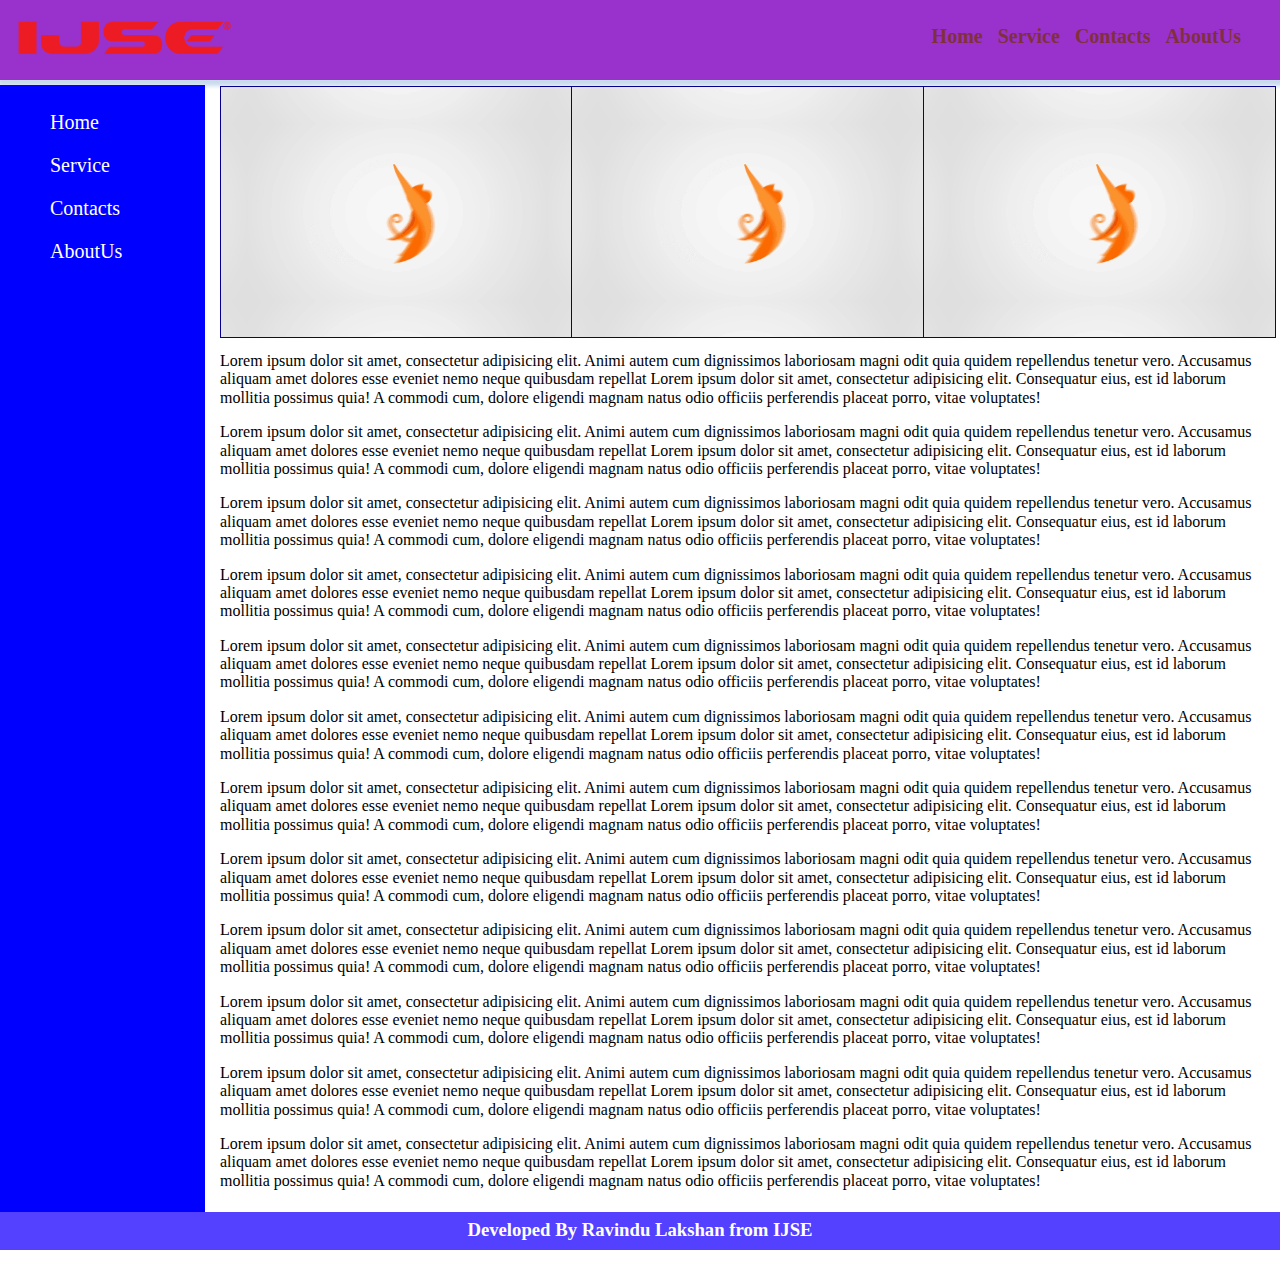
<file: Assignment02_simple_web_layout/simple_web_layout/Index.html>
<!DOCTYPE html>
<html lang="en">
<head>
    <meta charset="UTF-8">
    <title>Assignment02_Simple web layout</title>
    <link rel="StyleSheet" href="assests/Normalize.css">
    <link rel="StyleSheet" href="assests/Style.css">
</head>
<body>
<header>
    <img alt="Logo" src="assests/ijse.png">

    <ul>
        <li>
            </i>Home</li>
        <li>
            </i>Service</li>
        <li>
            </i>Contacts</li>
        <li>
            </i>AboutUs</li>
    </ul>

</header>

<main>
    <nav>
        <ul>
            <li>
                </i>Home</li>
            <li>
                </i>Service</li>
            <li>
                </i>Contacts</li>
            <li>
                </i>AboutUs</li>
        </ul>
    </nav>

    <section>
        <section>
            <nav></nav>
            <nav></nav>
            <nav></nav>
        </section>

        <p>Lorem ipsum dolor sit amet, consectetur adipisicing elit. Animi autem cum dignissimos laboriosam magni odit quia quidem repellendus tenetur vero. Accusamus aliquam amet dolores esse eveniet nemo neque quibusdam repellat Lorem ipsum dolor sit
            amet, consectetur adipisicing elit. Consequatur eius, est id laborum mollitia possimus quia! A commodi cum, dolore eligendi magnam natus odio officiis perferendis placeat porro, vitae voluptates!
        </p>
        <p>Lorem ipsum dolor sit amet, consectetur adipisicing elit. Animi autem cum dignissimos laboriosam magni odit quia quidem repellendus tenetur vero. Accusamus aliquam amet dolores esse eveniet nemo neque quibusdam repellat Lorem ipsum dolor sit
            amet, consectetur adipisicing elit. Consequatur eius, est id laborum mollitia possimus quia! A commodi cum, dolore eligendi magnam natus odio officiis perferendis placeat porro, vitae voluptates!
        </p>
        <p>Lorem ipsum dolor sit amet, consectetur adipisicing elit. Animi autem cum dignissimos laboriosam magni odit quia quidem repellendus tenetur vero. Accusamus aliquam amet dolores esse eveniet nemo neque quibusdam repellat Lorem ipsum dolor sit
            amet, consectetur adipisicing elit. Consequatur eius, est id laborum mollitia possimus quia! A commodi cum, dolore eligendi magnam natus odio officiis perferendis placeat porro, vitae voluptates!
        </p>
        <p>Lorem ipsum dolor sit amet, consectetur adipisicing elit. Animi autem cum dignissimos laboriosam magni odit quia quidem repellendus tenetur vero. Accusamus aliquam amet dolores esse eveniet nemo neque quibusdam repellat Lorem ipsum dolor sit
            amet, consectetur adipisicing elit. Consequatur eius, est id laborum mollitia possimus quia! A commodi cum, dolore eligendi magnam natus odio officiis perferendis placeat porro, vitae voluptates!
        </p>
        <p>Lorem ipsum dolor sit amet, consectetur adipisicing elit. Animi autem cum dignissimos laboriosam magni odit quia quidem repellendus tenetur vero. Accusamus aliquam amet dolores esse eveniet nemo neque quibusdam repellat Lorem ipsum dolor sit
            amet, consectetur adipisicing elit. Consequatur eius, est id laborum mollitia possimus quia! A commodi cum, dolore eligendi magnam natus odio officiis perferendis placeat porro, vitae voluptates!
        </p>
        <p>Lorem ipsum dolor sit amet, consectetur adipisicing elit. Animi autem cum dignissimos laboriosam magni odit quia quidem repellendus tenetur vero. Accusamus aliquam amet dolores esse eveniet nemo neque quibusdam repellat Lorem ipsum dolor sit
            amet, consectetur adipisicing elit. Consequatur eius, est id laborum mollitia possimus quia! A commodi cum, dolore eligendi magnam natus odio officiis perferendis placeat porro, vitae voluptates!
        </p>
        <p>Lorem ipsum dolor sit amet, consectetur adipisicing elit. Animi autem cum dignissimos laboriosam magni odit quia quidem repellendus tenetur vero. Accusamus aliquam amet dolores esse eveniet nemo neque quibusdam repellat Lorem ipsum dolor sit
            amet, consectetur adipisicing elit. Consequatur eius, est id laborum mollitia possimus quia! A commodi cum, dolore eligendi magnam natus odio officiis perferendis placeat porro, vitae voluptates!
        </p>
        <p>Lorem ipsum dolor sit amet, consectetur adipisicing elit. Animi autem cum dignissimos laboriosam magni odit quia quidem repellendus tenetur vero. Accusamus aliquam amet dolores esse eveniet nemo neque quibusdam repellat Lorem ipsum dolor sit
            amet, consectetur adipisicing elit. Consequatur eius, est id laborum mollitia possimus quia! A commodi cum, dolore eligendi magnam natus odio officiis perferendis placeat porro, vitae voluptates!
        </p>
        <p>Lorem ipsum dolor sit amet, consectetur adipisicing elit. Animi autem cum dignissimos laboriosam magni odit quia quidem repellendus tenetur vero. Accusamus aliquam amet dolores esse eveniet nemo neque quibusdam repellat Lorem ipsum dolor sit
            amet, consectetur adipisicing elit. Consequatur eius, est id laborum mollitia possimus quia! A commodi cum, dolore eligendi magnam natus odio officiis perferendis placeat porro, vitae voluptates!
        </p>
        <p>Lorem ipsum dolor sit amet, consectetur adipisicing elit. Animi autem cum dignissimos laboriosam magni odit quia quidem repellendus tenetur vero. Accusamus aliquam amet dolores esse eveniet nemo neque quibusdam repellat Lorem ipsum dolor sit
            amet, consectetur adipisicing elit. Consequatur eius, est id laborum mollitia possimus quia! A commodi cum, dolore eligendi magnam natus odio officiis perferendis placeat porro, vitae voluptates!
        </p>
        <p>Lorem ipsum dolor sit amet, consectetur adipisicing elit. Animi autem cum dignissimos laboriosam magni odit quia quidem repellendus tenetur vero. Accusamus aliquam amet dolores esse eveniet nemo neque quibusdam repellat Lorem ipsum dolor sit
            amet, consectetur adipisicing elit. Consequatur eius, est id laborum mollitia possimus quia! A commodi cum, dolore eligendi magnam natus odio officiis perferendis placeat porro, vitae voluptates!
        </p>
        <p>Lorem ipsum dolor sit amet, consectetur adipisicing elit. Animi autem cum dignissimos laboriosam magni odit quia quidem repellendus tenetur vero. Accusamus aliquam amet dolores esse eveniet nemo neque quibusdam repellat Lorem ipsum dolor sit
            amet, consectetur adipisicing elit. Consequatur eius, est id laborum mollitia possimus quia! A commodi cum, dolore eligendi magnam natus odio officiis perferendis placeat porro, vitae voluptates!


    </section>
</main>

<footer>
    <h3>Developed By Ravindu Lakshan from IJSE</h3>
</footer>
</body>
</html>
</file>
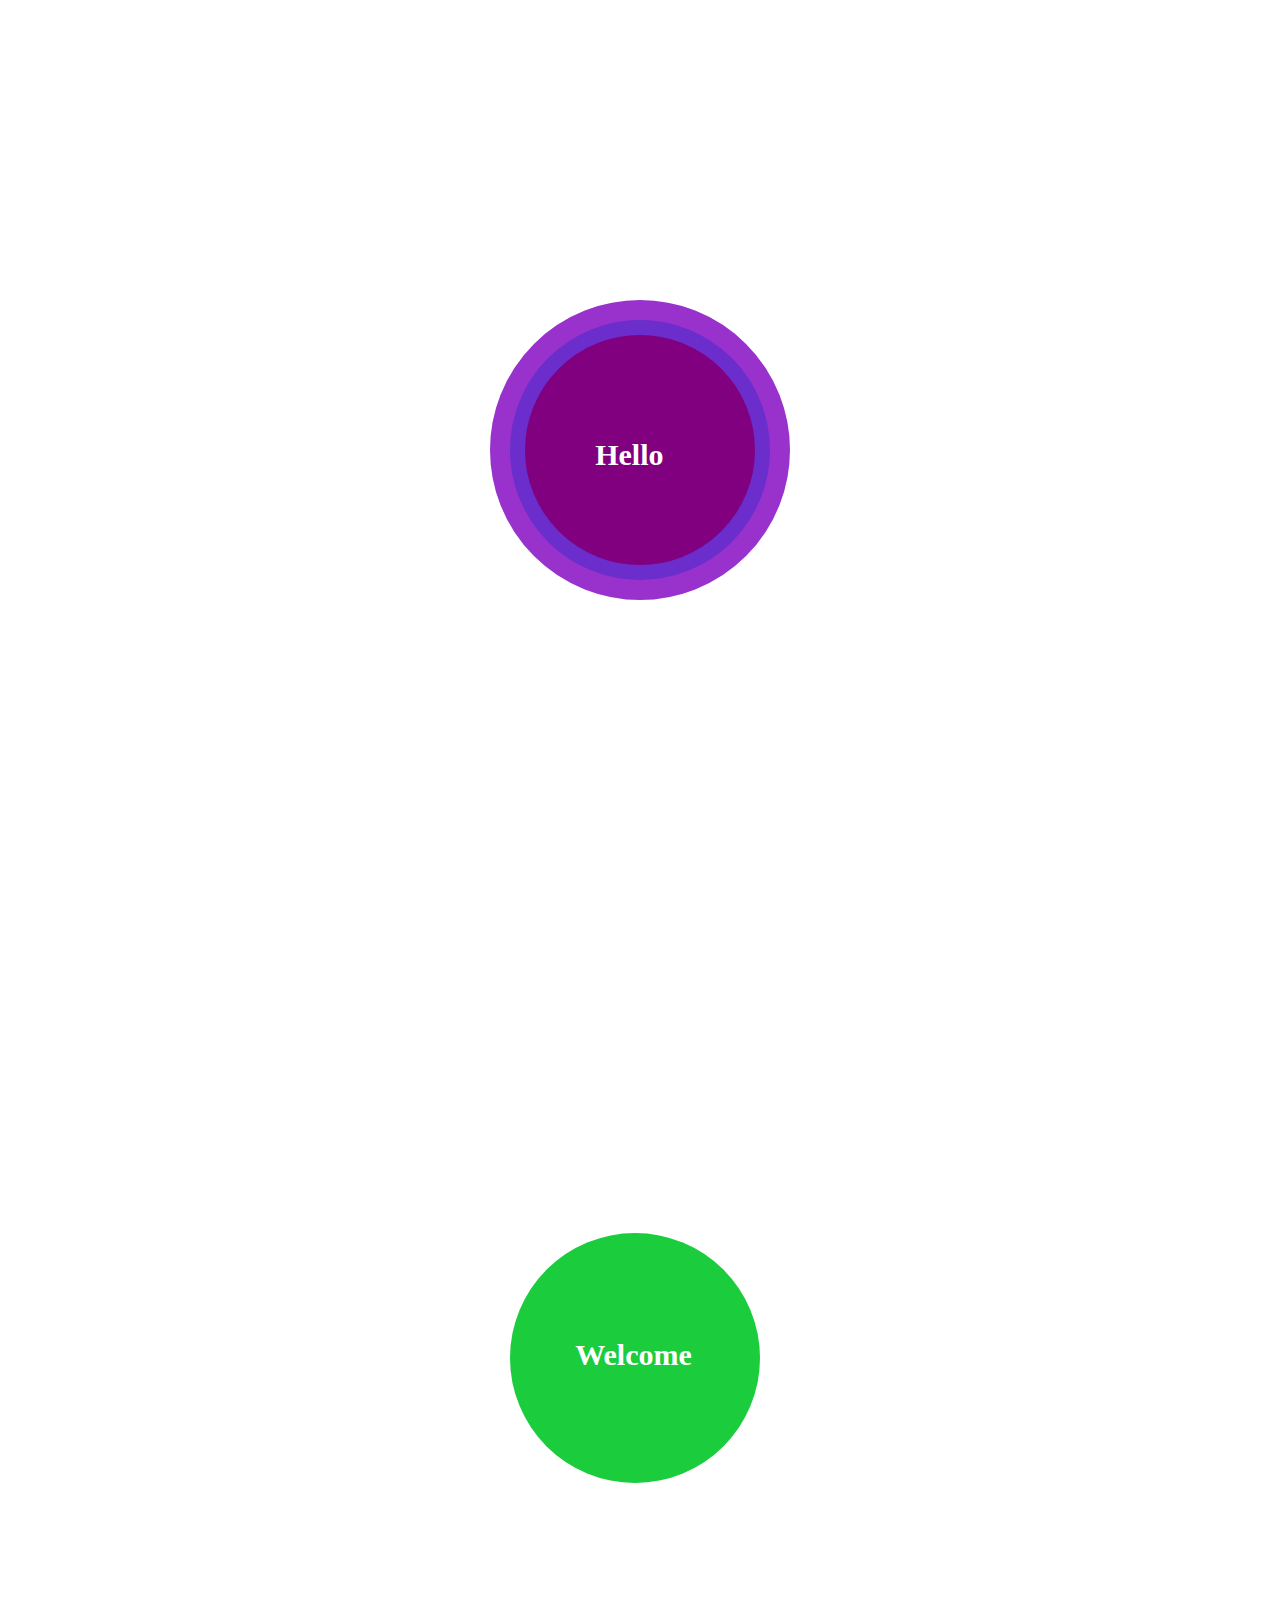
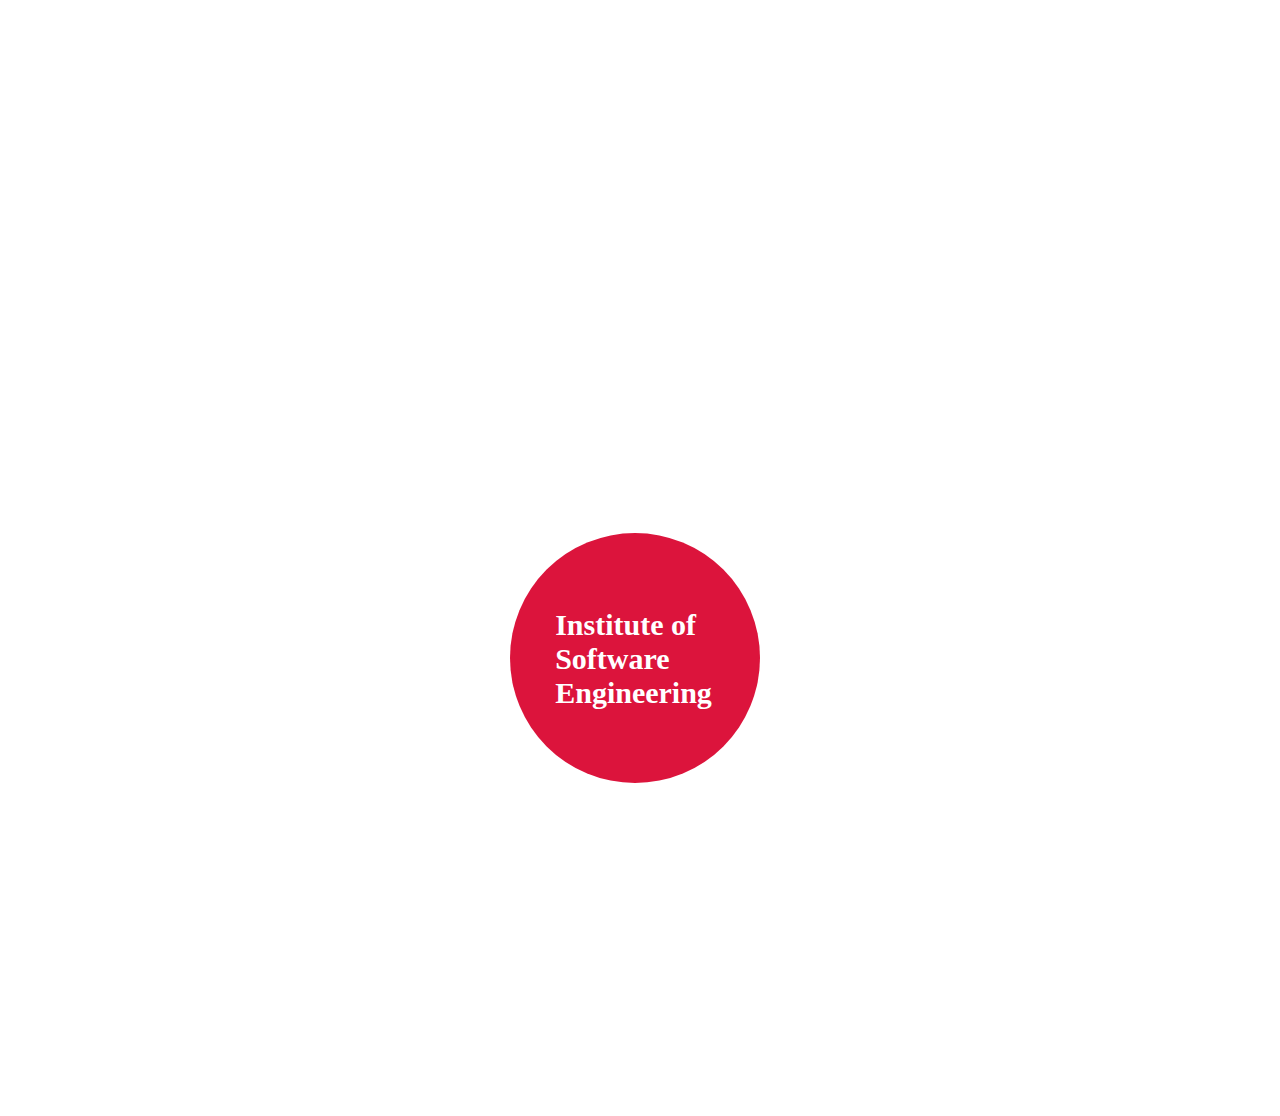
<file: Assignment03_fixed_layout/fixed_layout/Index.html>
<!DOCTYPE html>
<html lang="en">
<head>
    <meta charset="UTF-8">
    <title>Assignment03_Fixed layout</title>
    <link rel="StyleSheet" href="assests/style.css">
</head>
<body>
<nav>
    <div>
        <p>Hello</p>
    </div>
</nav>
<nav>
    <div>
        <p>Welcome</p>
    </div>
</nav>
<nav>
    <div>
        <p>Institute of Software Engineering</p>
    </div>
</nav>

<aside></aside>
<header></header>
</body>
</html>
</file>
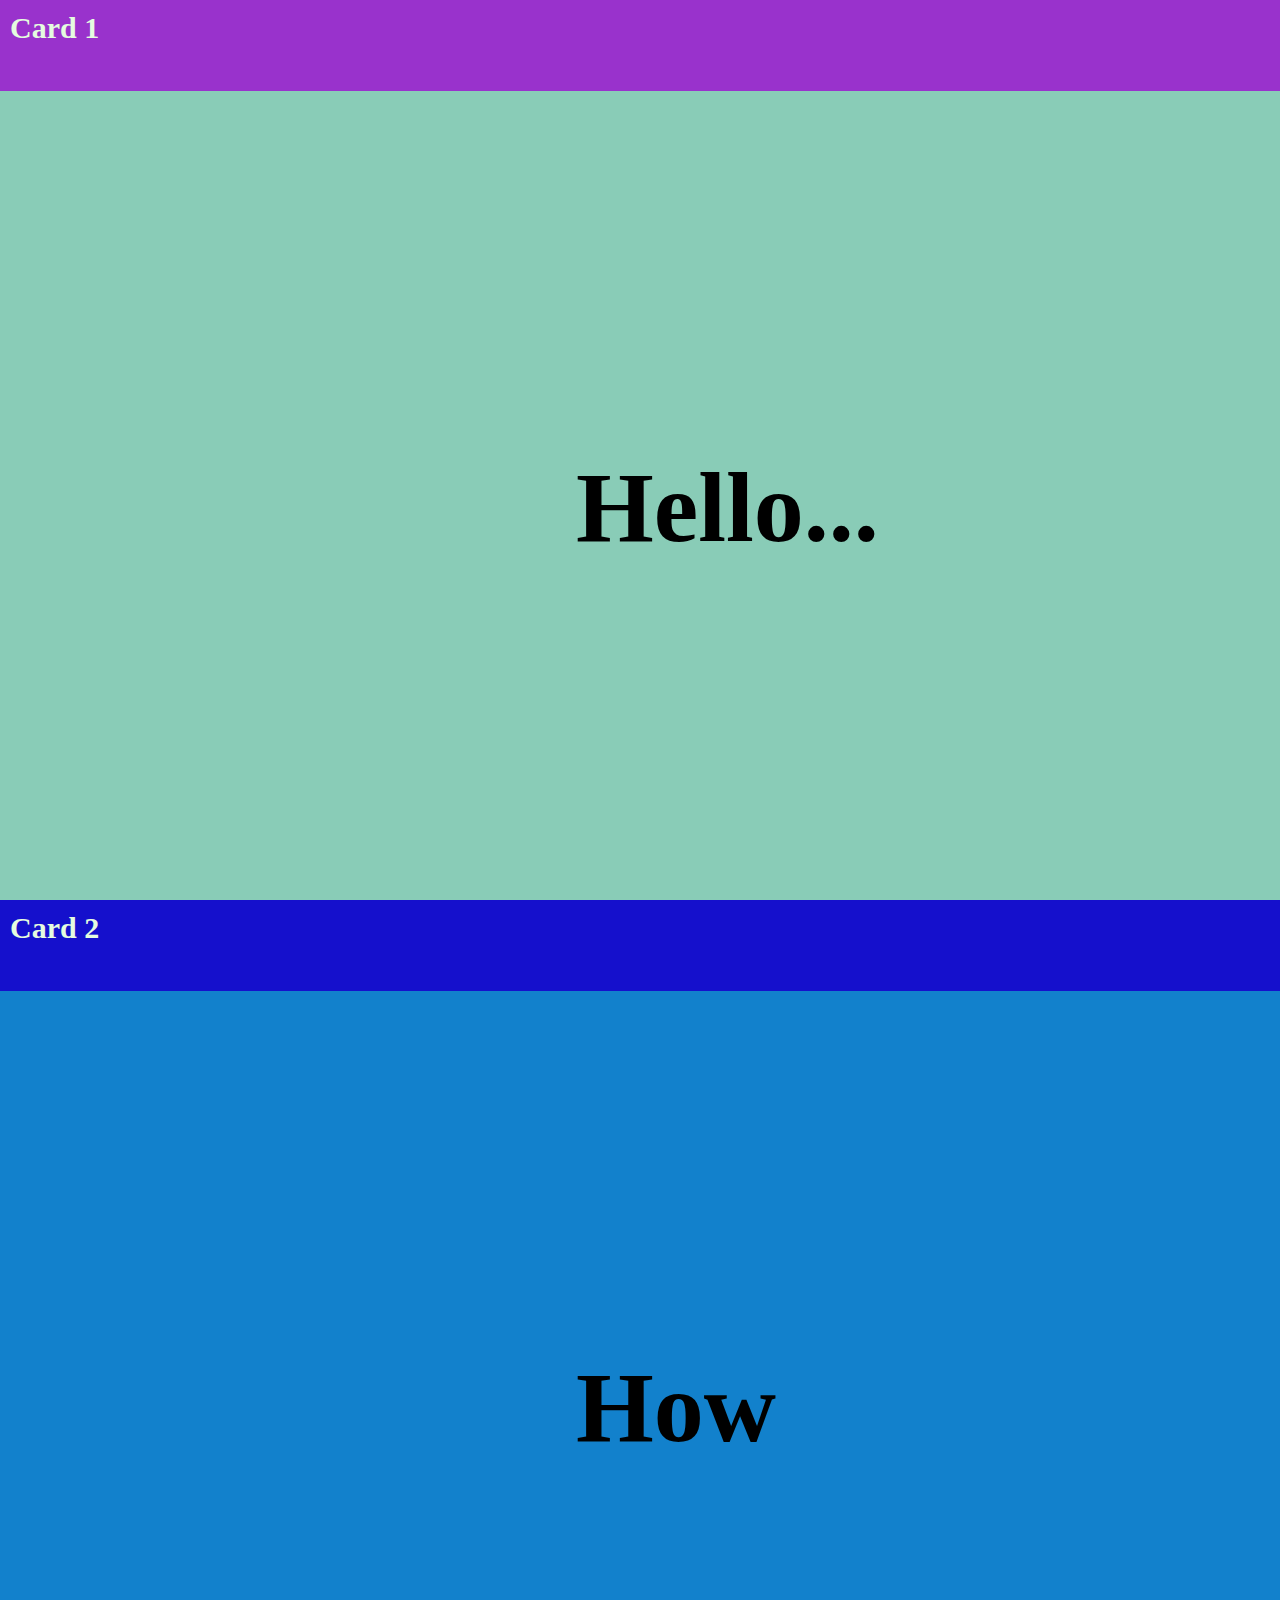
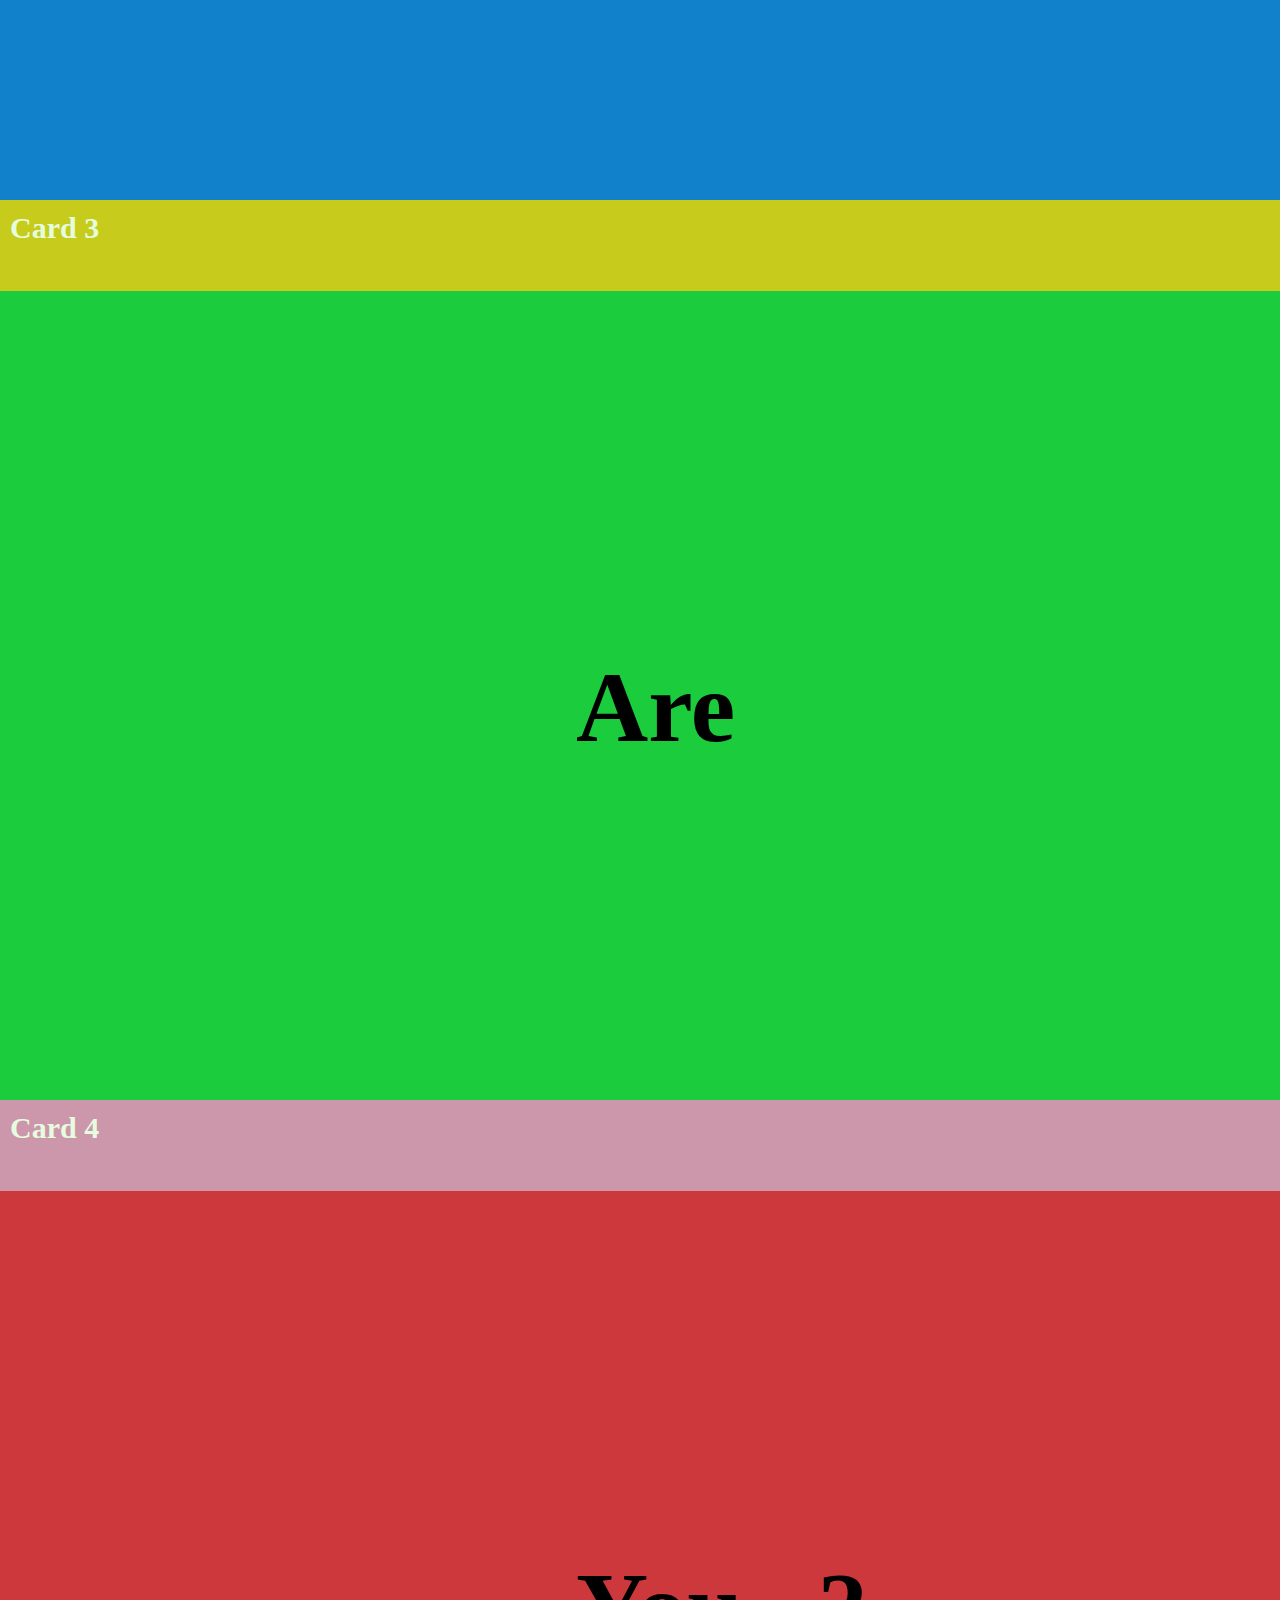
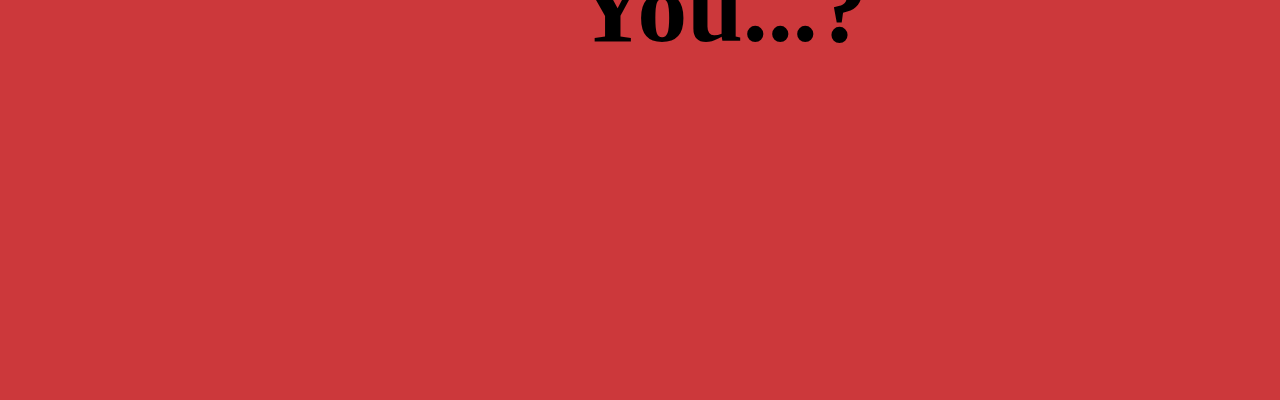
<file: Assignment04_sticky_position/sticky_position/Index.html>
<!DOCTYPE html>
<html lang="en">
<head>
    <meta charset="UTF-8">
    <meta name="viewport" content="width=device-width, initial-scale=1.0">
    <link rel="stylesheet" href="assests/Style.css">
    <link rel="stylesheet" href="assests/normalize.css">
    <title>Assignment04_Sticky_Position</title>
</head>
<body>
<div>
    <aside >
        <p>Card 1</p>
    </aside>
    <p>Hello...</p>
</div>
<div>
    <aside>
        <p>Card 2</p>
    </aside>
    <p>How</p>
</div>
<div>
    <aside>
        <p>Card 3</p>
    </aside>
    <p>Are</p>
</div>
<div>
    <aside>
        <p>Card 4</p>
    </aside>
    <p>You...?</p>
</div>
</body>
</html>
</file>
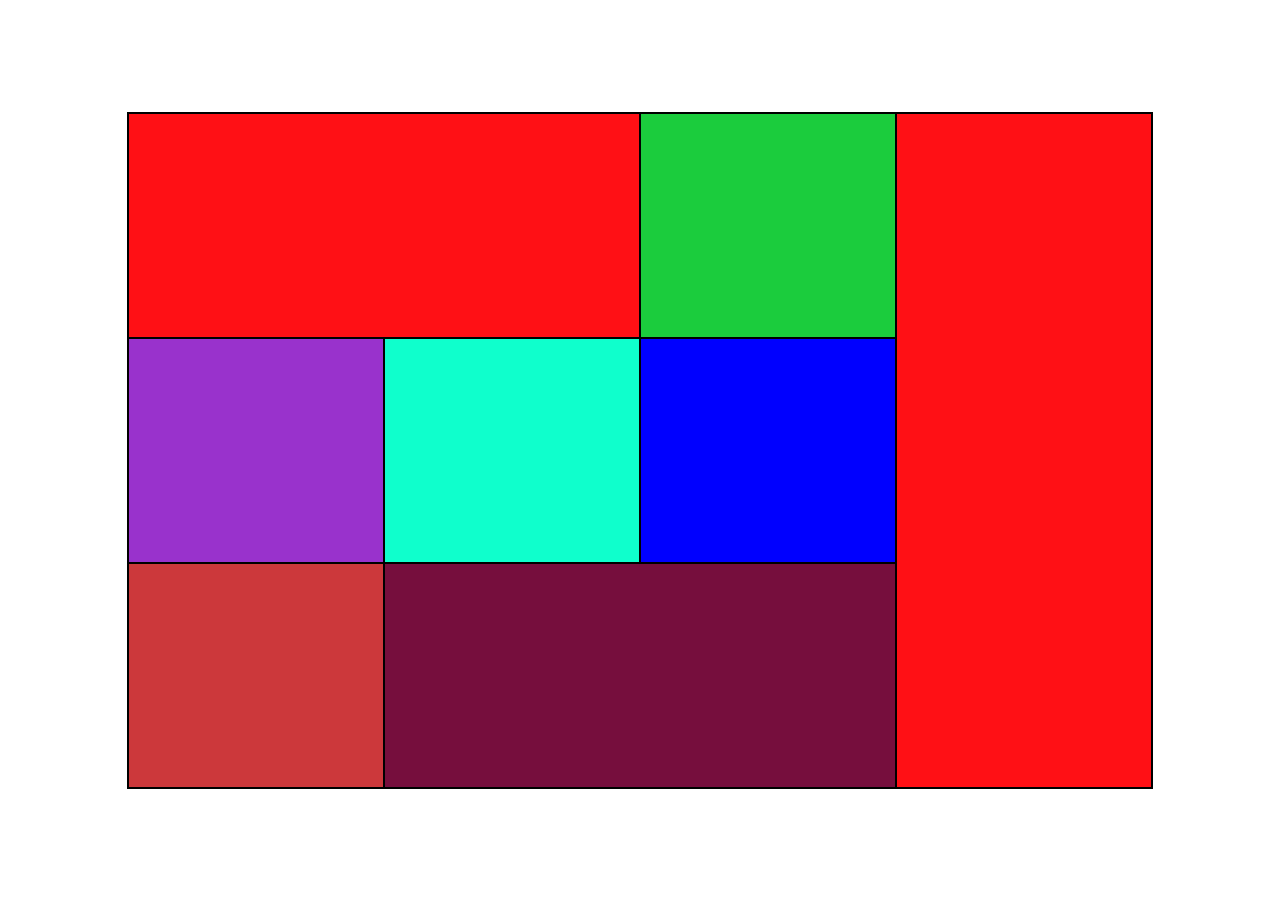
<file: Assignment05_grid_layout/grid_layout/Index.html>
<!DOCTYPE html>
<html lang="en">
<head>
    <meta charset="UTF-8">
    <meta name="viewport" content="width=device-width, initial-scale=1.0">
    <title>Assignment05_Grid Layout</title>
    <link rel="StyleSheet" href="assests/Style.css">
</head>
<body>
<section>
    <aside></aside>
    <aside></aside>
    <aside></aside>
    <aside></aside>
    <aside></aside>
    <aside></aside>
    <aside></aside>
    <aside></aside>
</section>
</body>
</html>
</file>
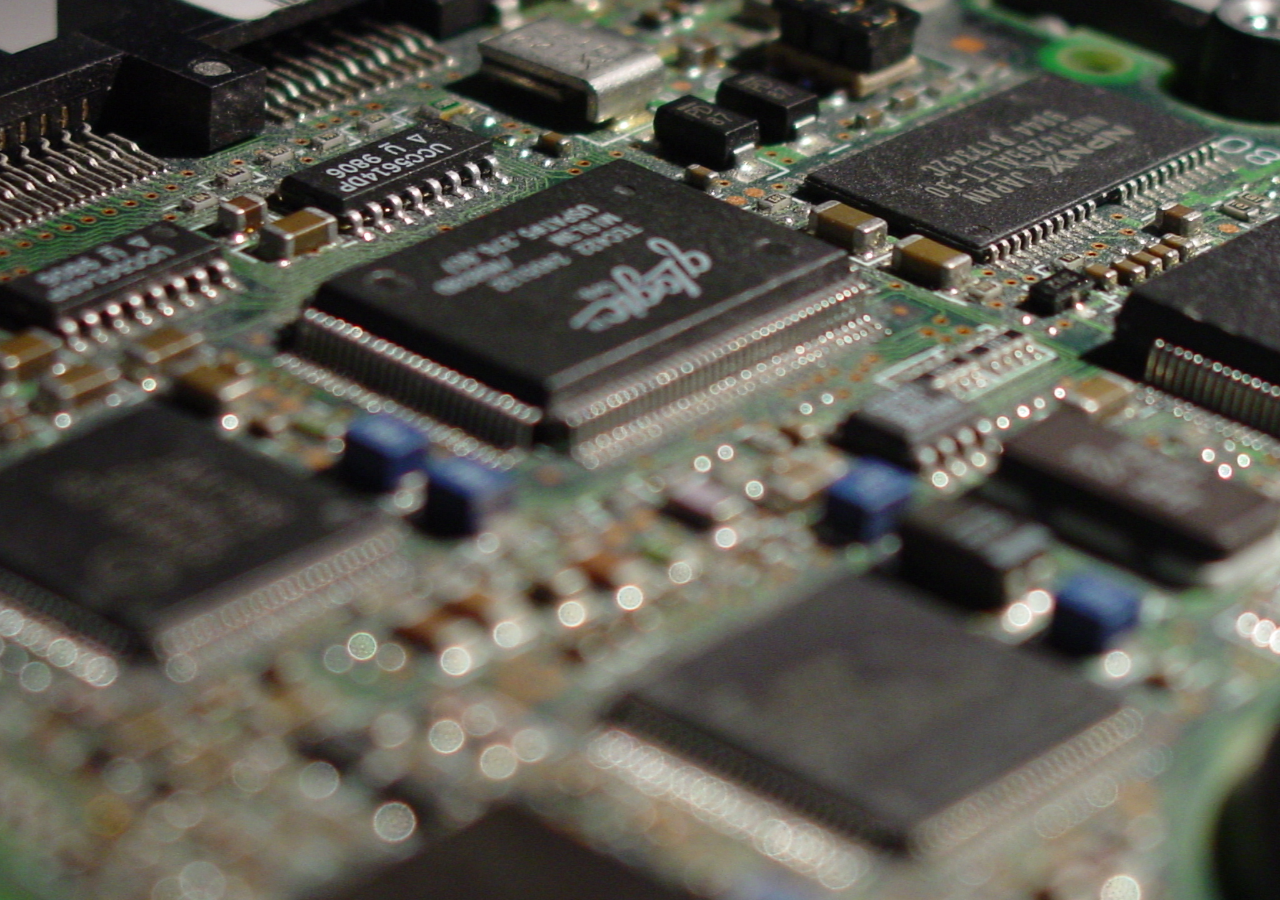
<file: Assignment07_slider_animation/slider_animation/Index.html>
<!DOCTYPE html>
<html lang="en">
<head>
    <meta charset="UTF-8">
    <title>Assignment07_Slider animation</title>
    <meta name="viewport" content="width=device-width, initial-scale=1.0">
    <link rel="stylesheet" href="assests/normalize.css">
<style>
    body {
        height: 100vh;
        width: 400vw;
        overflow: hidden;
    }

    aside>div {
        width: 100vw;
        height: 100vh;
        overflow: hidden;
        float: left;
        animation: slideOne 20s;
    }


    @keyframes slideOne {
        0% { transform: translateX(-0vw);}
        12.5%{transform: translateX(-0vw);}
        25%{transform: translateX(-100vw);}
        37.5%{transform: translateX(-100vw);}
        50%{transform: translateX(-200vw);}
        67.5%{transform: translateX(-200vw);}
        75%{transform: translateX(-300vw);}
        87.5%{transform: translateX(-300vw)}
        100% {
            transform: translateX(0vw);
        }
    }
</style>
</head>
<body>
   <aside>
       <div>
           <img src="assests/image1.jpg" width="100%" height="100%">
       </div>
       <div>
           <img src="assests/retriever.jpg" width="100%" height="100%">
       </div>
       <div>
           <img src="assests/eagle.jpg"  width="100%" height="100%">
       </div>
       <div>
           <img src="assests/rose.jpg"  width="100%" height="100%">
       </div>
   </aside>
</body>
</html>
</file>
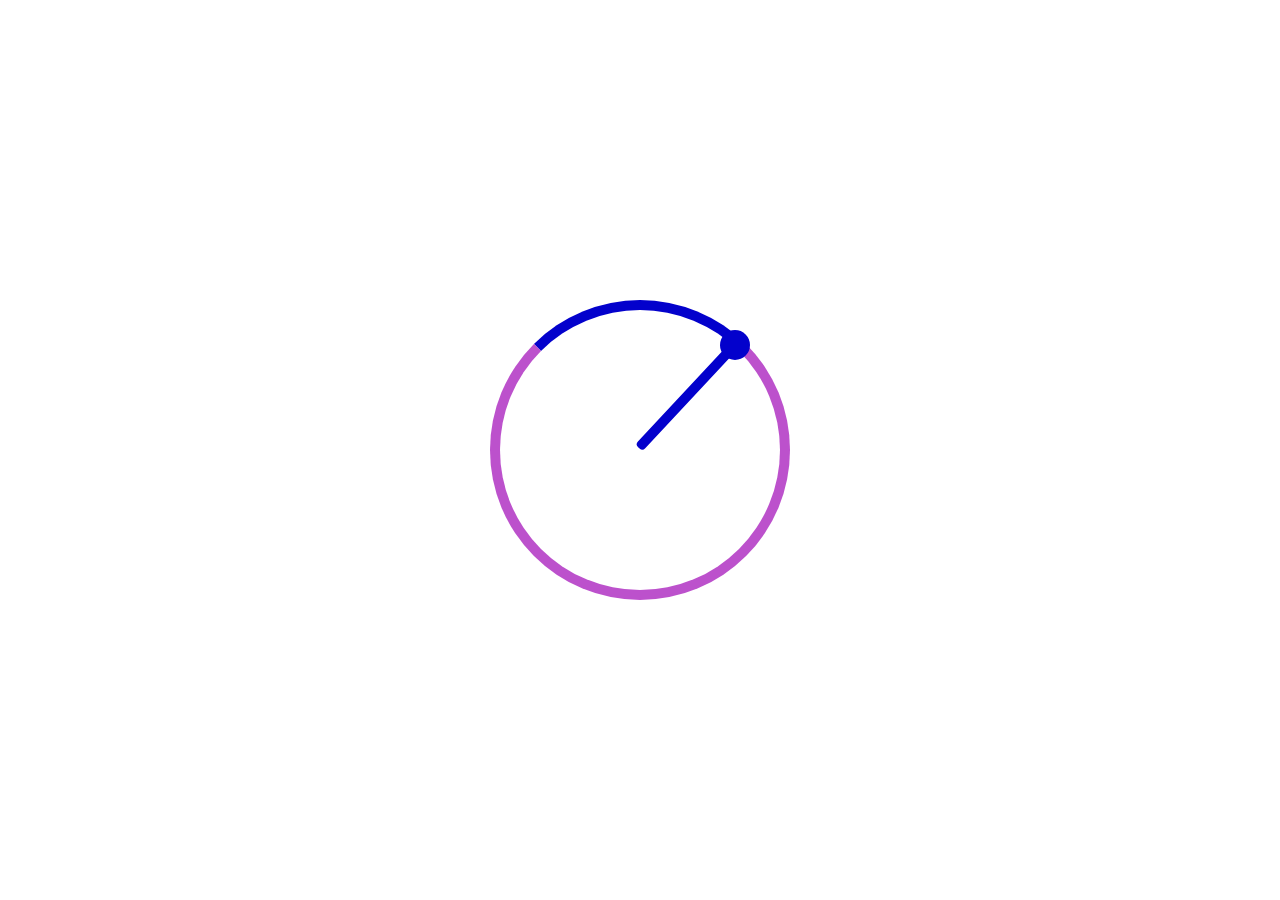
<file: Assignment08_circle_transition_360/circle_transition_360/Index.html>
<!DOCTYPE html>
<html lang="en">
<head>
    <meta charset="UTF-8">
    <title>Assignment08_circle transition 360</title>
    <meta name="viewport" content="width=device-width, initial-scale=1.0">
    <link rel="StyleSheet" href="assests/Style.css">
</head>
<body>
    <section>
        <aside></aside>
        <div></div>
    </section>
</body>
</html>
</file>
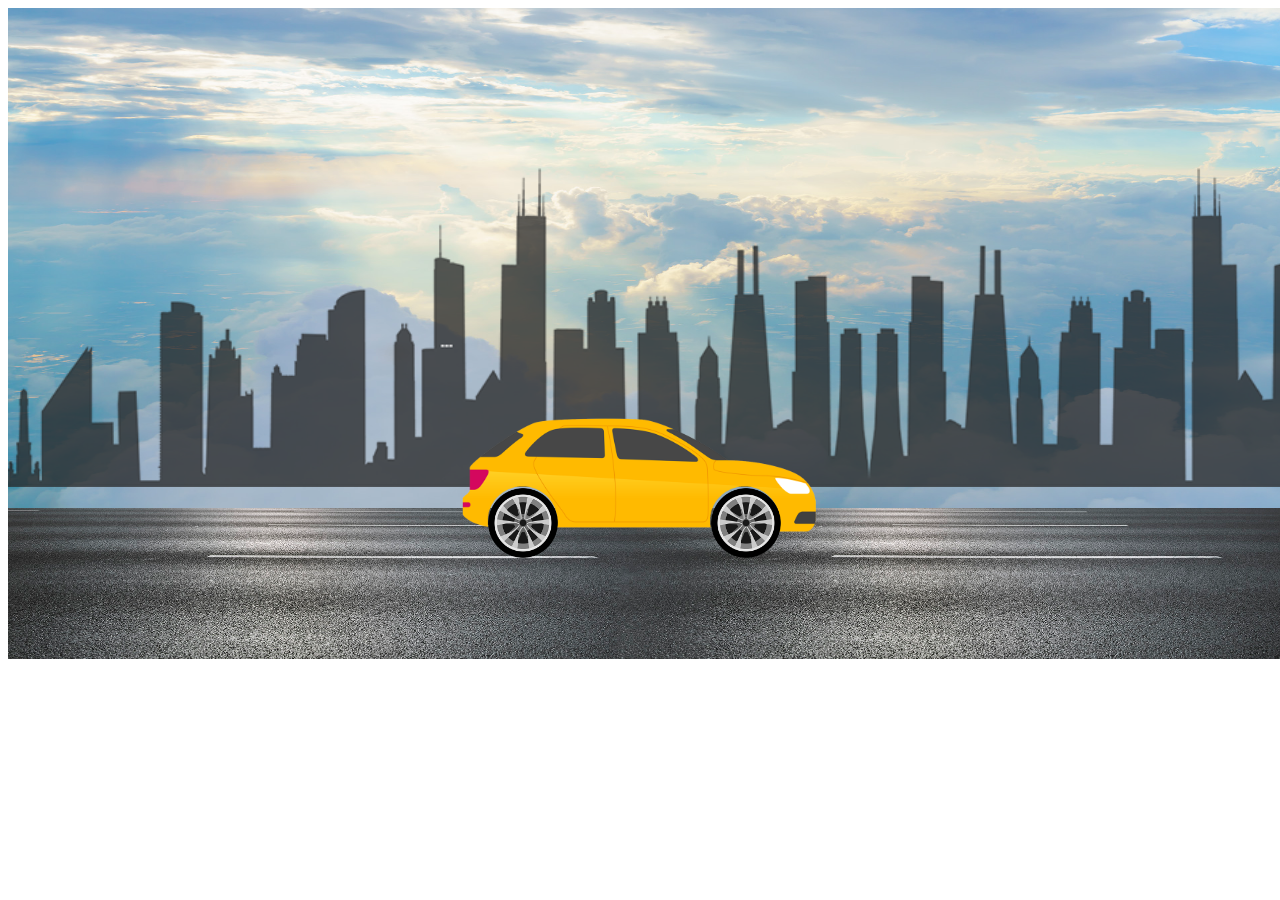
<file: Assignment09_car_animation/car_animation/Index.html>
<!DOCTYPE html>
<html lang="en">
<head>
    <meta charset="UTF-8">
    <title>Assignment09_Car animation</title>

    <style>
        main {
            width: 100vw;
            position: relative;
        }

        main>div>img {
            width: 100%;
            height: 500px;
            position: relative;
        }

        main>aside>img {
            position: absolute;
            top: 500px;
            height: 30%;
            animation: roadAnimation 10s;
        }

        main>nav>img {
            position: absolute;
            top: 140px;
            animation: cityAnimation 10s;
            width: 150%;
        }

        main>header>img {
            position: absolute;
            top: 400px;
            height: 30%;
            left: 450px;
            animation: carAnimation 2s;
        }

        main>footer>img:nth-child(1) {
            position: absolute;
            width: 70px;
            top: 480px;
            left: 480px;
        }

        main>footer>img:nth-child(2) {
            position: absolute;
            width: 70px;
            top: 480px;
            left: 703px;
        }

        main>footer>img {
            animation: wheelAnimation 10s;
        }

        @keyframes wheelAnimation {
            0% {}
            50% {
                transform: rotate(360deg);
            }
            100% {
                transform: rotate(100deg);
            }
        }

        @keyframes skyAnimation {
            0% {}
            100% {
                transform: translateX(20px);
            }
        }

        @keyframes roadAnimation {
            0% {}
            100% {
                transform: translateX(-1200px);
            }
        }

        @keyframes cityAnimation {
            0% {}
            100% {
                transform: translateX(-700px);
            }
        }

        @keyframes carAnimation {}
    </style>
</head>
<body>
<main>
    <div>
        <img src="assests/sky.jpg" alt="sky">
    </div>

    <aside>
        <img src="assests/road.jpg" alt="road">
    </aside>

    <nav>
        <img src="assests/city.png" alt="city">
    </nav>
    <header>
        <img src="assests/car.png" alt="car">
    </header>
    <footer>
        <img src="assests/wheel.png" alt="wheel">
        <img src="assests/wheel.png" alt="wheel">
    </footer>
</main>
</body>
</html>
</file>
<file: Assignment02_simple_web_layout/simple_web_layout/assests/Style.css>
header {
    height: 80px;
    background: #9932cc;
    box-shadow: 2px 2px 4px 4px rgba(119, 163, 209, 0.4);
    position: relative;
}

body {
    margin: 0;
}

header>img {
    width: 221px;
    padding: 6px;
    padding-left: 15px;
}

header>ul {
    position: absolute;
    right: 34px;
    top: 0;
    list-style: none;
    font-size: 20px;
}

header>ul>li {
    display: inline-block;
    padding: 5px;
    cursor: pointer;
    font-weight: bold;
    color: #80303c;
}

header>ul>li>i {
    color: rgb(104, 237, 22);
    margin-right: 6px;
}

body>footer {
    height: 38px;
    background: rgb(84, 64, 255);
    position: relative;
    top: -19px;
}

footer>h3 {
    color: white;
    text-align: center;
    padding: 7px;
}

main {
    position: relative;
}

main>nav {
    width: 205px;
    background: blue;
    position: absolute;
    top: 5px;
    bottom: 0;
}

main>nav>ul {
    list-style: none;
}

main>nav>ul>li {
    color: white;
    font-size: 20px;
    padding: 10px;
    cursor: pointer;
}

main>section {
    margin-left: 214px;
    padding: 6px;
}

main>section>section {
    height: 250px;
    position: relative;
}

main>section>section>nav {
    border: 1px solid rgb(7, 0, 140);
    height: 100%;
    width: calc((100%/3)*1);
    position: absolute;
}

main>section>section>nav:nth-child(1) {
    left: 0;
    background: url("gif.gif");
    background-size: 300px;
    background-position: center;
}

main>section>section>nav:nth-child(2) {
    left: calc((100%/3)*1);
    background: url("gif.gif");
    background-size: 300px;
    background-position: center;
}

main>section>section>nav:nth-child(3) {
    left: calc((100%/3)*2);
    background: url("gif.gif");
    background-size: 300px;
    background-position: center;
}
</file>
<file: Assignment03_fixed_layout/fixed_layout/assests/style.css>
aside {
    position: fixed;
    top: 0;
    right: 0;
    left: 0;
    bottom: 0;
    margin: auto;
    width: 230px;
    height: 230px;
    border: 18px solid #6b2dcc;
    border-radius: 100%;
}

header {
    position: fixed;
    top: 0;
    right: 0;
    left: 0;
    bottom: 0;
    margin: auto;
    width: 260px;
    height: 260px;
    border: 20px solid #9932cc;
    border-radius: 100%;
}

body>nav {
    position: relative;
    width: 98vw;
    height: 100vh;
}

body>:nth-child(1)>div {
    position: absolute;
    left: 0;
    top: 0;
    bottom: 0;
    right: 0;
    margin: auto;
    width: 250px;
    height: 250px;
    background-color: purple;
    border-radius: 100%;
}

body>:nth-child(1)>div>p {
    color: white;
    position: absolute;
    font-weight: bold;
    font-size: 30px;
    left: 85px;
    top: 75px;
}

body>:nth-child(2)>div {
    position: absolute;
    left: 0;
    top: 0;
    bottom: 0;
    right: 0;
    margin: auto;
    width: 250px;
    height: 250px;
    background-color: #1bcc3d;
    border-radius: 100%;
}

body>:nth-child(2)>div>p {
    color: white;
    position: absolute;
    font-weight: bold;
    font-size: 30px;
    left: 65px;
    top: 75px;
}

body>:nth-child(3)>div {
    position: absolute;
    left: 0;
    top: 0;
    bottom: 0;
    right: 0;
    margin: auto;
    width: 250px;
    height: 250px;
    background-color: crimson;
    border-radius: 100%;
}

body>:nth-child(3)>div>p {
    color: white;
    position: absolute;
    font-weight: bold;
    font-size: 30px;
    left: 45px;
    top: 45px;
}
</file>
<file: Assignment04_sticky_position/sticky_position/assests/Style.css>
div {
    position: relative;
    width: 100vw;
    height: 100vh;
}

aside {
    position: sticky;
    width: 100vw;
    height: 10vh;
    color: #e5fcdf;
    font-weight: bolder;
    font-size: 30px;
    padding-top: 1px;
    top: 0;
}

body>:nth-child(1){
    background-color: #89ccb7;
}

body>:nth-child(1)>aside{
    background-color: darkorchid;
}

body>:nth-child(2){
    background-color: #1281cc;
}

body>:nth-child(2)>aside{
    background-color: #1510cc;
}


body>:nth-child(3){
    background-color: #1bcc3d;
}

body>:nth-child(3)>aside{
    background-color: #c7cc1c;
}

body>:nth-child(4){
    background-color: #cc383b;
}

body>:nth-child(4)>aside{
    background-color: #cc96ab;
}

body>div>aside>p {
    margin-top: 0;
    margin-bottom: 0;
    padding-top: 10px;
    padding-left: 10px;
}

body>div>p {
    width: fit-content;
    margin: auto;
    top: 50%;
    left: 45%;
    position: absolute;
    font-size: 100px;
    font-weight: bold;
}
</file>
<file: Assignment05_grid_layout/grid_layout/assests/Style.css>
section {
    width: 80vw;
    height: 75vh;
    border: 1px solid black;
    display: grid;
    grid-gap: 0px;
    grid-template-columns: repeat(4, 1fr);
    grid-template-rows: repeat(3, 1fr);
    position: absolute;
    left: 0;
    top: 0;
    bottom: 0;
    right: 0;
    margin: auto;
}

aside {
    border: 1px solid;
}

aside:nth-child(1) {
    grid-column: 1/3;
    background-color: #ff1015;
}

aside:nth-child(2) {
    background-color: #1bcc3d;
}

aside:nth-child(3) {
    background-color: #ff1015;
    grid-row: 1/4;
    grid-column: 4;
}

aside:nth-child(4) {
    background-color: #9932cc;
}

aside:nth-child(5) {
    background-color: rgb(15, 255, 204);
}

aside:nth-child(6) {
    background-color: blue;
}

aside:nth-child(7) {
    background-color: #cc383b;
    grid-row: 3;
}

aside:nth-child(8) {
    background-color: rgb(118, 14, 61);
    grid-column: 2/4;
}
</file>
<file: Assignment08_circle_transition_360/circle_transition_360/assests/Style.css>
section {
    width: 300px;
    height: 300px;
    position: absolute;
    left: 0;
    right: 0;
    top: 0;
    bottom: 0;
    margin: auto;
    border-radius: 100%;
    cursor: pointer;
}

section::before {
    content: " ";
    position: absolute;
    left: 0;
    right: 0;
    bottom: 0;
    top: 0;
    margin: auto;
    border: 10px solid #bc51cc;
    border-radius: 100%;
    border-top: 10px solid #0301cc;
    cursor: pointer;
}

section:hover {
    transform: rotate(360deg);
    transition: all 2s;
}


aside {
    width: 150px;
    height: 10px;
    border-radius: 4px;
    background: #0301cc;
    position: absolute;
    transform: rotate(133deg);
    right: 0;
    left: 33%;
    top: 0;
    bottom: 38%;
    margin: auto;
}

div {
    width: 30px;
    height: 30px;
    background: #0301cc;
    border-radius: 100%;
    bottom: 70%;
    right: 0;
    top: 0;
    left: 63%;
    margin: auto;
    position: absolute;
}
</file>
